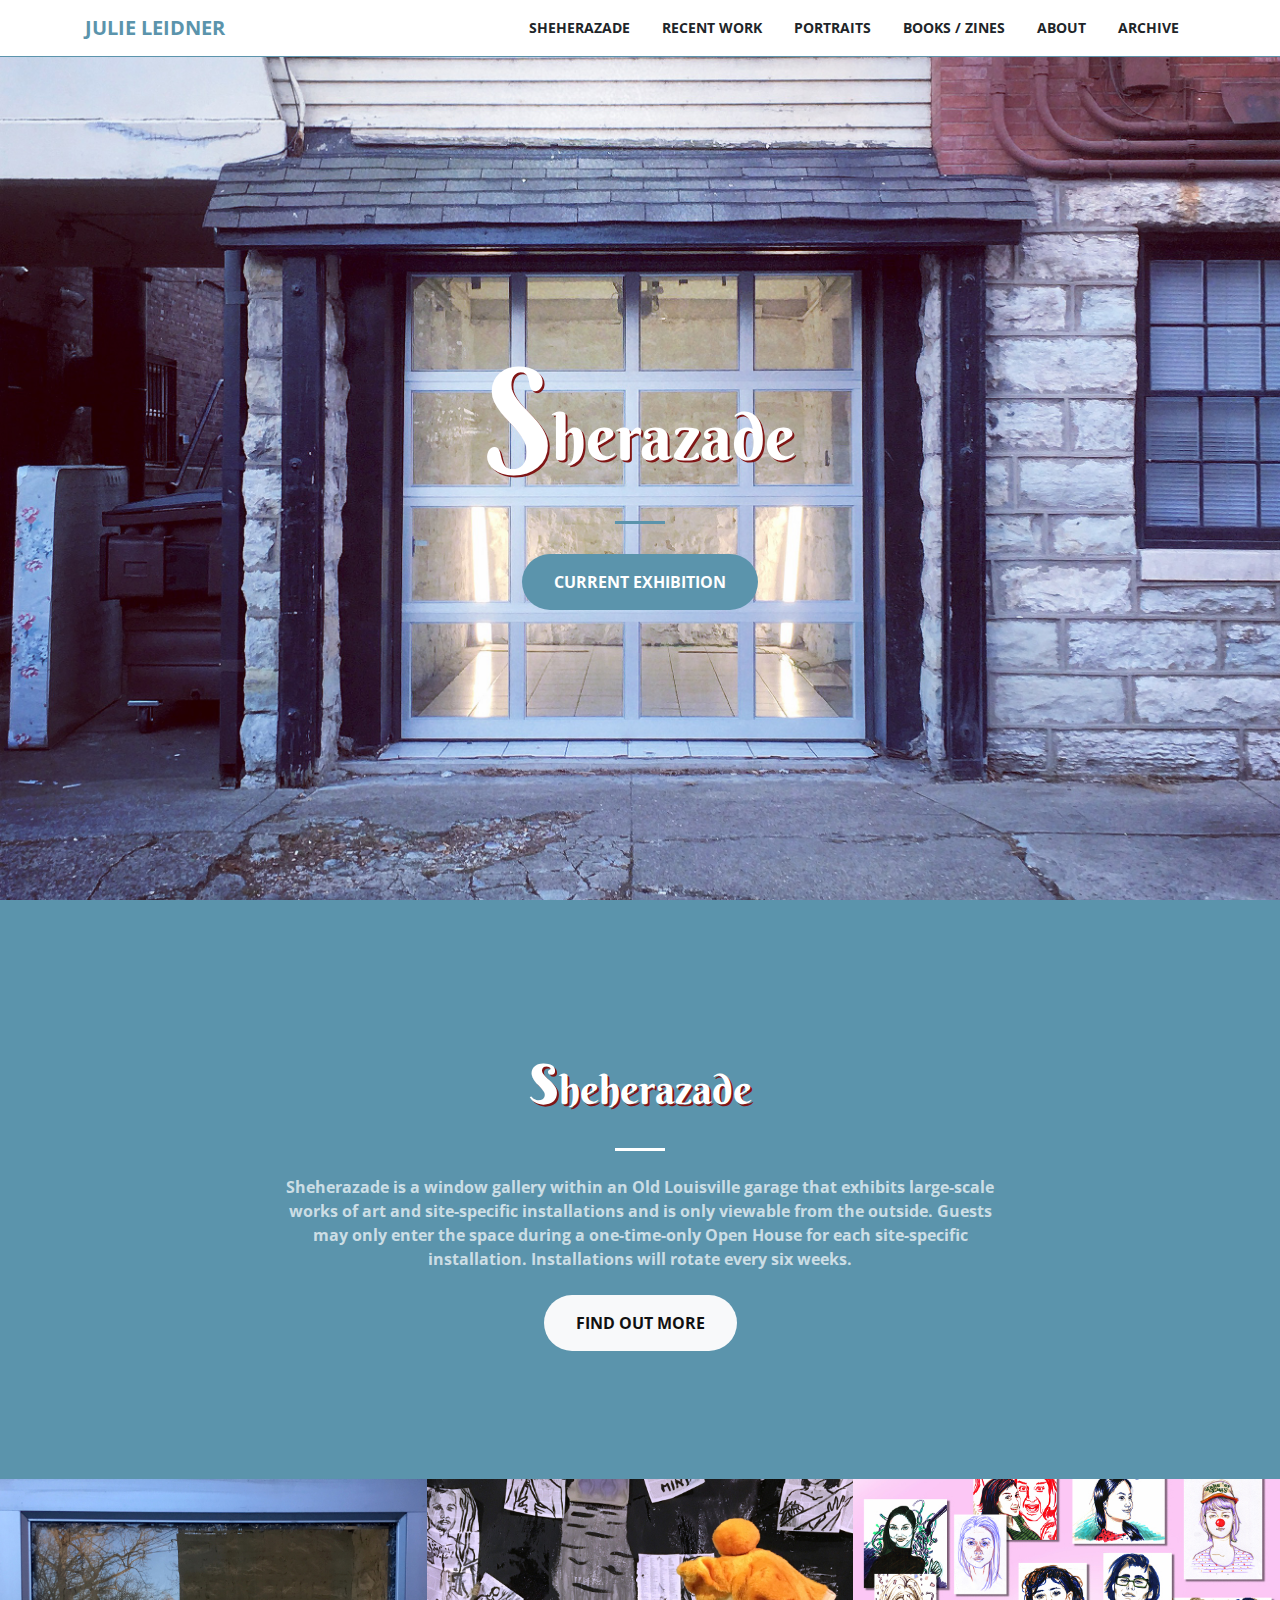
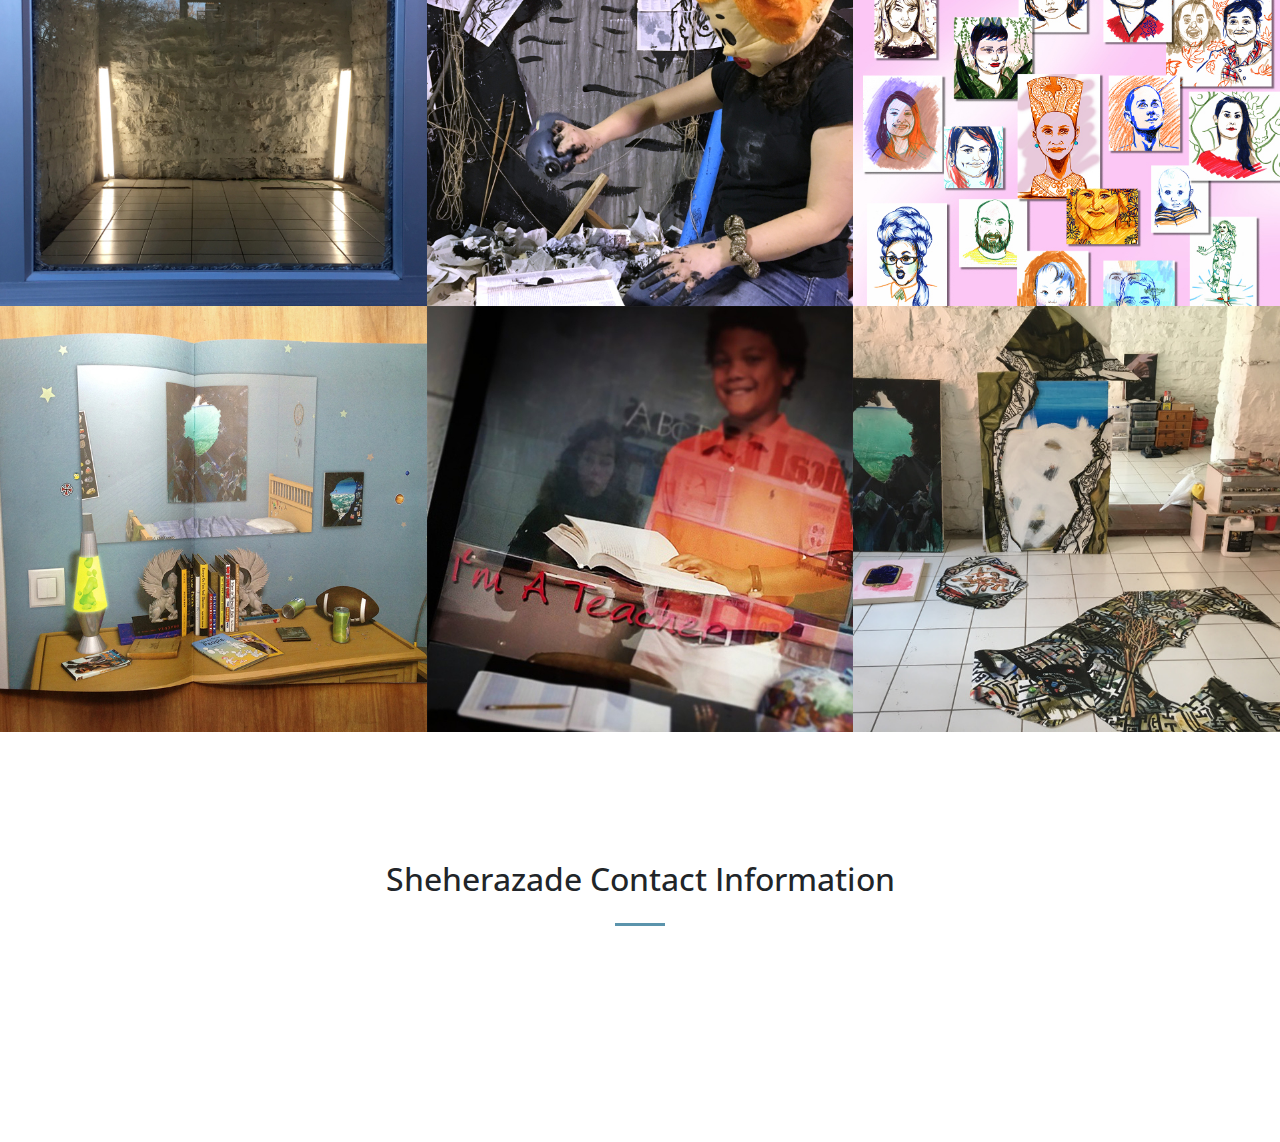
<file: index.html>
<!DOCTYPE html>
<html lang="en">

  <head>

    <meta charset="utf-8">
    <meta name="viewport" content="width=device-width, initial-scale=1, shrink-to-fit=no">
    <meta name="description" content="">
    <meta name="author" content="">

    <title>Julie Leidner</title>

    <!-- Bootstrap core CSS -->
    <link href="vendor/bootstrap/css/bootstrap.min.css" rel="stylesheet">

    <!-- Custom fonts for this template -->
    <link href="vendor/font-awesome/css/font-awesome.min.css" rel="stylesheet" type="text/css">
    <link href="https://fonts.googleapis.com/css?family=Berkshire+Swash|Open+Sans" rel="stylesheet">

    <!-- Plugin CSS -->
    <link href="vendor/magnific-popup/magnific-popup.css" rel="stylesheet">

    <!-- Custom styles for this template -->
    <link href="css/creative.css" rel="stylesheet">

  </head>

  <body id="page-top">

    <!-- Navigation -->
    <nav class="navbar navbar-expand-lg navbar-light fixed-top" id="mainNav">
      <div class="container">
        <a class="navbar-brand js-scroll-trigger" href="#page-top">Julie Leidner</a>
        <button class="navbar-toggler navbar-toggler-right" type="button" data-toggle="collapse" data-target="#navbarResponsive" aria-controls="navbarResponsive" aria-expanded="false" aria-label="Toggle navigation">
          <span class="navbar-toggler-icon"></span>
        </button>
        <div class="collapse navbar-collapse" id="navbarResponsive">
          <ul class="navbar-nav ml-auto">
            <li class="nav-item">
              <a class="nav-link js-scroll-trigger" href="sheherazade.html">Sheherazade</a><!--changed id contact-->
            </li>
            <li class="nav-item">
              <a class="nav-link js-scroll-trigger" href="recent-work.html">Recent Work</a>
            </li>
            <li class="nav-item">
              <a class="nav-link js-scroll-trigger" href="#portraits">Portraits</a>
            </li>
            <li class="nav-item">
              <a class="nav-link js-scroll-trigger" href="#publishing">Books / Zines</a><!--changed id services-->
            </li>
            

            <li class="nav-item">             
              <a class="nav-link js-scroll-trigger" href="#about">About</a> 
            </li>

             <li class="nav-item">
              <a class="nav-link js-scroll-trigger" href="#archive">Archive</a>
            </li> 
          </ul>
        </div>
      </div>
    </nav>

    <header class="masthead text-center text-white d-flex">
      <div class="container my-auto">
        <div class="row">
          <div class="col-lg-10 mx-auto">
            <h1 class="mt-5 front-page">
              <span class="first-letter">S</span><span>herazade</span>
            </h1> 
            <hr>
          </div>
          <div class="col-lg-8 mx-auto">
            <a class="btn btn-primary btn-xl js-scroll-trigger" href="current-exhibit.html">Current Exhibition</a>
          </div>

        </div>
      </div>
    </header>

    <section class="bg-primary" id="">
      <div class="container">
        <div class="row">
          <div class="col-lg-8 mx-auto text-center">
            <h1 class="section-heading text-white front-page">
              <span class="first-letter">s</span><span>heherazade</span>
            </h1>
            <hr class="light my-4">
            <p class="text-faded mb-4">
              <strong>Sheherazade is a window gallery within an Old Louisville garage that exhibits large-scale works of art and site-specific installations and is only viewable from the outside.  Guests may only enter the space during a one-time-only Open House for each site-specific installation. Installations will rotate every six weeks.<!-- Open House for Norman Spencer's installation is Saturday, January 27th 2018 
              <br>5:00 pm - 9:00 pm. --> <br></strong></p>
            <a class="btn btn-light btn-xl js-scroll-trigger" href="sheherazade.html">Find Out More</a>
          </div>
        </div>
      </div>
    </section>

   

    <section class="p-0" id="portfolio">
      <div class="container-fluid p-0">
        <div class="row no-gutters popup-gallery">
          <div class="col-lg-4 col-sm-6">
            <a class="portfolio-box" href="img/portfolio/fullsize/1.jpg">
              <img class="img-fluid" src="img/portfolio/thumbnails/sheherazade.jpg" alt="">
              <div class="portfolio-box-caption">
                <div class="portfolio-box-caption-content">
                  <div class="project- text-faded">
                    
                  </div>
                  <div class="project-name">
                    Sheherazade
                  </div>
                </div>
              </div>
            </a>
          </div>
          <div class="col-lg-4 col-sm-6">
            <a class="portfolio-box" href="img/portfolio/fullsize/2.jpg">
              <img class="img-fluid" src="img/portfolio/thumbnails/painting_studio.jpg" alt="">
              <div class="portfolio-box-caption">
                <div class="portfolio-box-caption-content">
                  <div class="project- text-faded">
                    
                  </div>
                  <div class="project-name">
                    Recent Work
                  </div>
                </div>
              </div>
            </a>
          </div>
          <div class="col-lg-4 col-sm-6">
            <a class="portfolio-box" href="img/portfolio/fullsize/3.jpg">
              <img class="img-fluid" src="img/portfolio/thumbnails/commission2.jpg" alt="">
              <div class="portfolio-box-caption">
                <div class="portfolio-box-caption-content">
                  <div class="project- text-faded">
                    
                  </div>
                  <div class="project-name">
                    Portraits
                  </div>
                </div>
              </div>
            </a>
          </div>
          <div class="col-lg-4 col-sm-6">
            <a class="portfolio-box" href="img/portfolio/fullsize/4.jpg">
              <img class="img-fluid" src="img/portfolio/thumbnails/publishing.jpg" alt="">
              <div class="portfolio-box-caption">
                <div class="portfolio-box-caption-content">
                  <div class="project- text-faded">
                    
                  </div>
                  <div class="project-name">
                    Books / Zines
                  </div>
                </div>
              </div>
            </a>
          </div>
          <div class="col-lg-4 col-sm-6">
            <a class="portfolio-box" href="img/portfolio/fullsize/5.jpg">
              <img class="img-fluid" src="img/portfolio/thumbnails/about1.jpg" alt="">
              <div class="portfolio-box-caption">
                <div class="portfolio-box-caption-content">
                  <div class="project- text-faded">
                    
                  </div>
                  <div class="project-name">
                    About
                  </div>
                </div>
              </div>
            </a>
          </div>
          <div class="col-lg-4 col-sm-6">
            <a class="portfolio-box" href="img/portfolio/fullsize/6.jpg">
              <img class="img-fluid" src="img/portfolio/thumbnails/archive.jpg" alt="">
              <div class="portfolio-box-caption">
                <div class="portfolio-box-caption-content">
                  <div class="project- text-faded">
                    
                  </div>
                  <div class="project-name">
                    Archive
                  </div>
                </div>
              </div>
            </a>
          </div>
        </div>
      </div>
    </section>

<!--     <section class="bg-dark text-white">
      <div class="container text-center">
        <h2 class="mb-4">Free Download at Start Bootstrap!</h2>
        <a class="btn btn-light btn-xl sr-button" href="http://startbootstrap.com/template-overviews/creative/">Download Now!</a>
      </div>
    </section> -->

    <section id="contact">
      <div class="container">
        <div class="row">
          <div class="col-lg-8 mx-auto text-center">
            <h2 class="section-heading">Sheherazade Contact Information</h2>
            <hr class="my-4">
<!--             <p class="mb-5">Follow me via Facebook, Instagram or Email to find out more information about Sheherazade Gallery</p> -->
          </div>
        </div>

        <div class="row">
          <div class="col text-center"><!-- col-lg-4 auto text-center -->
            <a target="_blank" href="http://www.facebook.com/sheherazade.gallery/" title="sheherazade.gallery">
              <i class="fa fa-facebook fa-3x mb-3 sr-contact"></i>
            </a>
          </div>

          <div class="col text-center">
            <a target="_blank" href="http://www.instagram.com/sheherazade.gallery/" title="@sheherazade.gallery">
              <i class="fa fa-instagram fa-3x mb-3 sr-contact"></i>
            </a>  
          </div>

          <div class="col text-center">
            <a target="_blank" href="mailto:sheherazade@gmail.com" title="sheherazade@gmail.com">
              <i class="fa fa-envelope-o fa-3x mb-3 sr-contact"></i>
            </a>
          </div>
        </div>
      </div>
    </section>

    <!-- Bootstrap core JavaScript -->
    <script src="vendor/jquery/jquery.min.js"></script>
    <script src="vendor/bootstrap/js/bootstrap.bundle.min.js"></script>

    <!-- Plugin JavaScript -->
    <script src="vendor/jquery-easing/jquery.easing.min.js"></script>
    <script src="vendor/scrollreveal/scrollreveal.min.js"></script>
    <script src="vendor/magnific-popup/jquery.magnific-popup.min.js"></script>

    <!-- Custom scripts for this template -->
    <script src="js/creative.min.js"></script>

  </body>

</html>
</file>
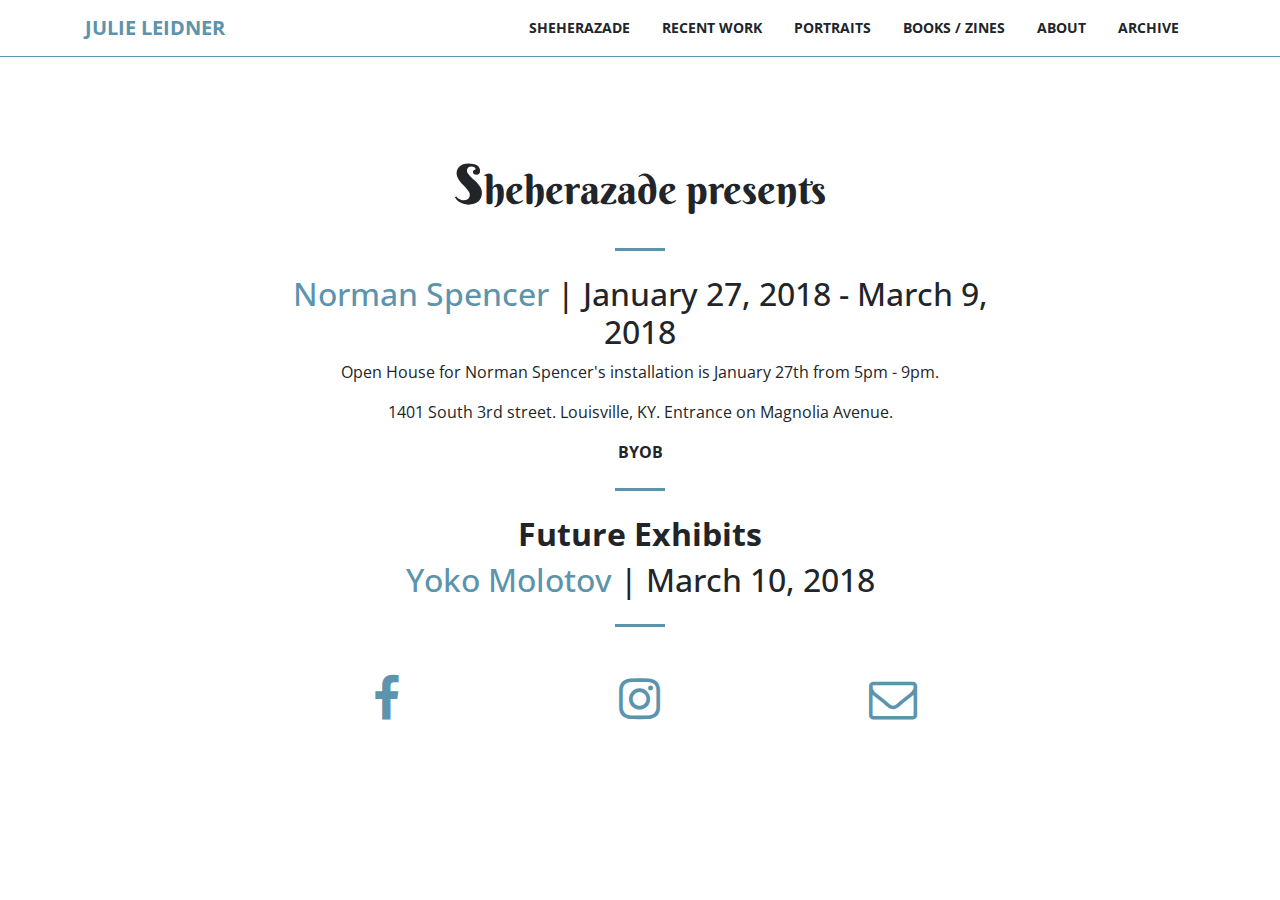
<file: current-exhibit.html>
<!DOCTYPE html>
<html lang="en">

  <head>

    <meta charset="utf-8">
    <meta name="viewport" content="width=device-width, initial-scale=1, shrink-to-fit=no">
    <meta name="description" content="">
    <meta name="author" content="">

    <title>Julie Leidner</title>

    <!-- Bootstrap core CSS -->
    <link href="vendor/bootstrap/css/bootstrap.min.css" rel="stylesheet">

    <!-- Custom fonts for this template -->
    <link href="vendor/font-awesome/css/font-awesome.min.css" rel="stylesheet" type="text/css">
    <link href="https://fonts.googleapis.com/css?family=Berkshire+Swash|Open+Sans" rel="stylesheet">
  <!--   <link href='https://fonts.googleapis.com/css?family=Open+Sans:300italic,400italic,600italic,700italic,800italic,400,300,600,700,800' rel='stylesheet' type='text/css'> -->
<!--     <link href='https://fonts.googleapis.com/css?family=Merriweather:400,300,300italic,400italic,700,700italic,900,900italic' rel='stylesheet' type='text/css'> -->


    <!-- Plugin CSS -->
    <link href="vendor/magnific-popup/magnific-popup.css" rel="stylesheet">

    <!-- Custom styles for this template -->
    <link href="css/creative.css" rel="stylesheet">

  </head>

  <body id="page-top">

    <!-- Navigation -->
    <nav class="navbar navbar-expand-lg navbar-light fixed-top" id="mainNav">
      <div class="container">
        <a class="navbar-brand js-scroll-trigger" href="index.html">Julie Leidner</a>
        <button class="navbar-toggler navbar-toggler-right" type="button" data-toggle="collapse" data-target="#navbarResponsive" aria-controls="navbarResponsive" aria-expanded="false" aria-label="Toggle navigation">
          <span class="navbar-toggler-icon"></span>
        </button>
        <div class="collapse navbar-collapse" id="navbarResponsive">
          <ul class="navbar-nav ml-auto">
            <li class="nav-item">
              <a class="nav-link js-scroll-trigger" href="sheherazade.html">Sheherazade</a><!--changed id contact-->
            </li>
            <li class="nav-item">
              <a class="nav-link js-scroll-trigger" href="recent-work.html">Recent Work</a>
            </li>
            <li class="nav-item">
              <a class="nav-link js-scroll-trigger" href="#portraits">Portraits</a>
            </li>
            <li class="nav-item">
              <a class="nav-link js-scroll-trigger" href="#publishing">Books / Zines</a><!--changed id services-->
            </li>
            

            <li class="nav-item">             
              <a class="nav-link js-scroll-trigger" href="#about">About</a> 
            </li>

             <li class="nav-item">
              <a class="nav-link js-scroll-trigger" href="#archive">Archive</a>
            </li> 
          </ul>
        </div>
      </div>
    </nav>

   
  

    <section id="contact">
      <div class="container">
        <div class="row">
          <div class="col-lg-8 mx-auto text-center">
            <h1 class="section-heading">
              <span class="first-letter">s</span><span class="following-letters">heherazade presents</span>
            </h1>
            <hr class="my-4">
            <h2><a target="_blank" href="http://www.instagram.com/cloudhotelprints/">Norman Spencer</a> | January 27, 2018 - March 9, 2018</h2>
            <p>Open House for Norman Spencer's installation is January 27th from 5pm - 9pm.</p>
            <p>1401 South 3rd street. Louisville, KY. Entrance on Magnolia Avenue.</p>
            <p><strong>BYOB</strong></p>
            <hr class="my-4">
            <h2><strong>Future Exhibits</strong></h2>

            <h2><a target="_blank" href="http://www.yokomolotov.net/">Yoko Molotov</a> | March 10, 2018</h2>
<hr class="my-4">
 <div class="row mt-5">
          <div class="col text-center">
            <a target="_blank" href="http://www.facebook.com/sheherazade.gallery/" title="sheherazade.gallery">
              <i class="fa fa-facebook fa-3x mb-3 sr-contact"></i>
            </a>
          </div>

          <div class="col text-center">
            <a target="_blank" href="http://www.instagram.com/sheherazade.gallery/" title="@sheherazade.gallery">
              <i class="fa fa-instagram fa-3x mb-3 sr-contact"></i>
            </a>  
          </div>

          <div class="col text-center">
            <a target="_blank" href="mailto:sheherazade@gmail.com" title="sheherazade@gmail.com">
              <i class="fa fa-envelope-o fa-3x mb-3 sr-contact"></i>
            </a>
          </div>
        </div>
      </div>
    </section>

    <!-- Bootstrap core JavaScript -->
    <script src="vendor/jquery/jquery.min.js"></script>
    <script src="vendor/bootstrap/js/bootstrap.bundle.min.js"></script>

    <!-- Plugin JavaScript -->
    <script src="vendor/jquery-easing/jquery.easing.min.js"></script>
    <script src="vendor/scrollreveal/scrollreveal.min.js"></script>
    <script src="vendor/magnific-popup/jquery.magnific-popup.min.js"></script>

    <!-- Custom scripts for this template -->
    <script src="js/creative.min.js"></script>

  </body>

</html>
</file>
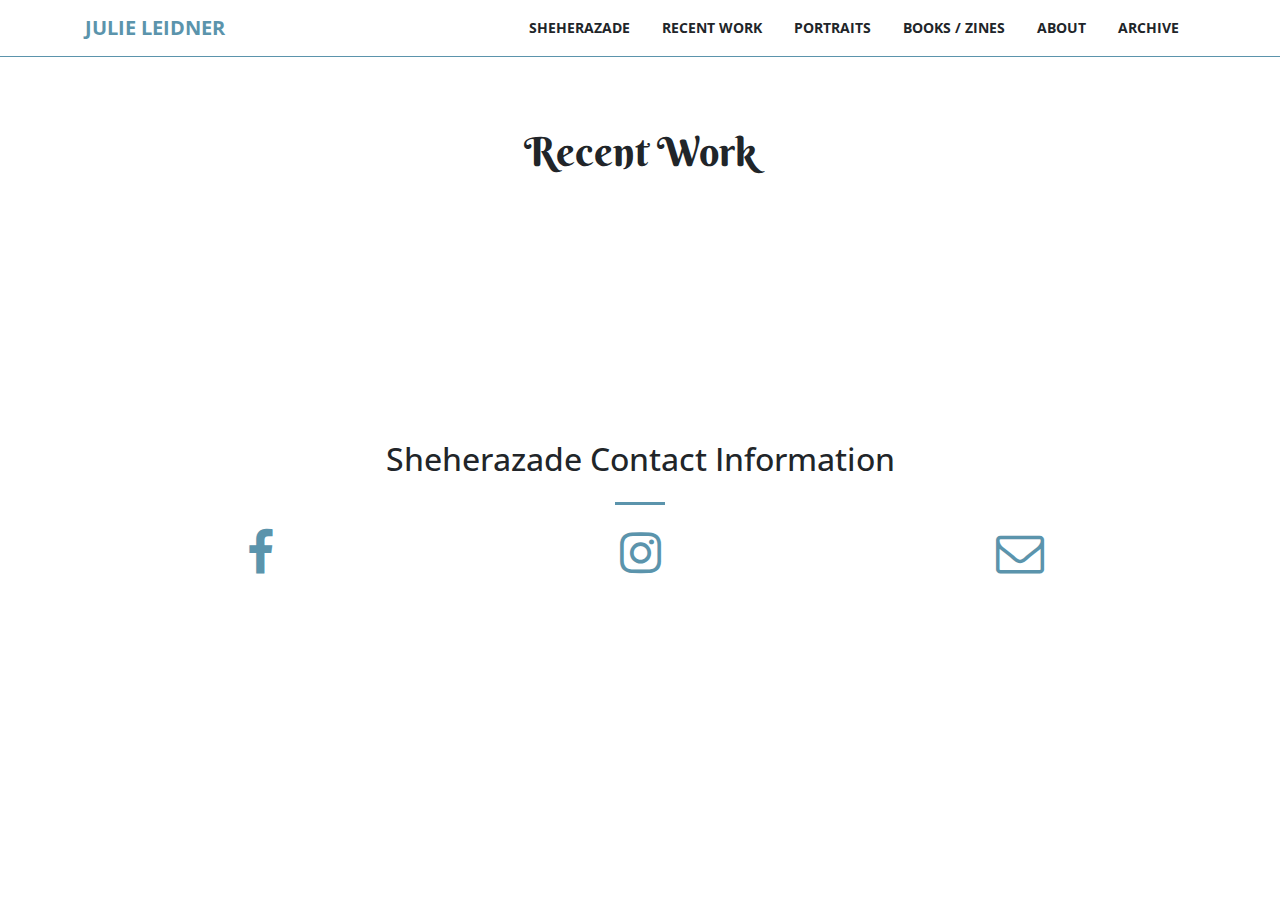
<file: recent-work.html>
<!DOCTYPE html>
<html lang="en">

  <head>

    <meta charset="utf-8">
    <meta name="viewport" content="width=device-width, initial-scale=1, shrink-to-fit=no">
    <meta name="description" content="">
    <meta name="author" content="">

    <title>Julie Leidner</title>

    <!-- Bootstrap core CSS -->
    <link href="vendor/bootstrap/css/bootstrap.min.css" rel="stylesheet">

    <!-- Custom fonts for this template -->
    <link href="vendor/font-awesome/css/font-awesome.min.css" rel="stylesheet" type="text/css">
    <link href="https://fonts.googleapis.com/css?family=Berkshire+Swash|Open+Sans" rel="stylesheet">

    <!-- Plugin CSS -->
    <link href="vendor/magnific-popup/magnific-popup.css" rel="stylesheet">

    <!-- Custom styles for this template -->
    <link href="css/creative.css" rel="stylesheet">

  </head>

  <body id="page-top">

    <!-- Navigation -->
    <nav class="navbar navbar-expand-lg navbar-light fixed-top" id="mainNav">
      <div class="container">
        <a class="navbar-brand js-scroll-trigger" href="index.html">Julie Leidner</a>
        <button class="navbar-toggler navbar-toggler-right" type="button" data-toggle="collapse" data-target="#navbarResponsive" aria-controls="navbarResponsive" aria-expanded="false" aria-label="Toggle navigation">
          <span class="navbar-toggler-icon"></span>
        </button>
        <div class="collapse navbar-collapse" id="navbarResponsive">
          <ul class="navbar-nav ml-auto">
            <li class="nav-item">
              <a class="nav-link js-scroll-trigger" href="sheherazade.html">Sheherazade</a><!--changed id contact-->
            </li>
            <li class="nav-item">
              <a class="nav-link js-scroll-trigger" href="recent-work.html">Recent Work</a>
            </li>
            <li class="nav-item">
              <a class="nav-link js-scroll-trigger" href="#portraits">Portraits</a>
            </li>
            <li class="nav-item">
              <a class="nav-link js-scroll-trigger" href="#publishing">Books / Zines</a><!--changed id services-->
            </li>
            

            <li class="nav-item">             
              <a class="nav-link js-scroll-trigger" href="#about">About</a> 
            </li>

             <li class="nav-item">
              <a class="nav-link js-scroll-trigger" href="#archive">Archive</a>
            </li> 
          </ul>
        </div>
      </div>
    </nav>

    
    <section>      
      <div class="container">
        <div class="row">
          <div class="col-lg-8 mx-auto text-center">
            <h1 class="section-heading">Recent Work</h1>
          </div>
        </div>
      </div>
    </section>
      


     

    <section id="contact">
      <div class="container">
        <div class="row">
          <div class="col-lg-8 mx-auto text-center">
            <h2 class="section-heading">Sheherazade Contact Information</h2>
            <hr class="my-4">
<!--             <p class="mb-5">Follow me via Facebook, Instagram or Email to find out more information about Sheherazade Gallery</p> -->
          </div>
        </div>

        <div class="row">
          <div class="col text-center"><!-- col-lg-4 auto text-center -->
            <a target="_blank" href="http://www.facebook.com/sheherazade.gallery/" title="sheherazade.gallery">
              <i class="fa fa-facebook fa-3x mb-3 sr-contact"></i>
            </a>
          </div>

          <div class="col text-center">
            <a target="_blank" href="http://www.instagram.com/sheherazade.gallery/" title="@sheherazade.gallery">
              <i class="fa fa-instagram fa-3x mb-3 sr-contact"></i>
            </a>  
          </div>

          <div class="col text-center">
            <a target="_blank" href="mailto:sheherazade@gmail.com" title="sheherazade@gmail.com">
              <i class="fa fa-envelope-o fa-3x mb-3 sr-contact"></i>
            </a>
          </div>
        </div>
      </div>
    </section>

    <!-- Bootstrap core JavaScript -->
    <script src="vendor/jquery/jquery.min.js"></script>
    <script src="vendor/bootstrap/js/bootstrap.bundle.min.js"></script>

    <!-- Plugin JavaScript -->
    <script src="vendor/jquery-easing/jquery.easing.min.js"></script>
    <script src="vendor/scrollreveal/scrollreveal.min.js"></script>
    <script src="vendor/magnific-popup/jquery.magnific-popup.min.js"></script>

    <!-- Custom scripts for this template -->
    <script src="js/creative.min.js"></script>

  </body>

</html>
</file>
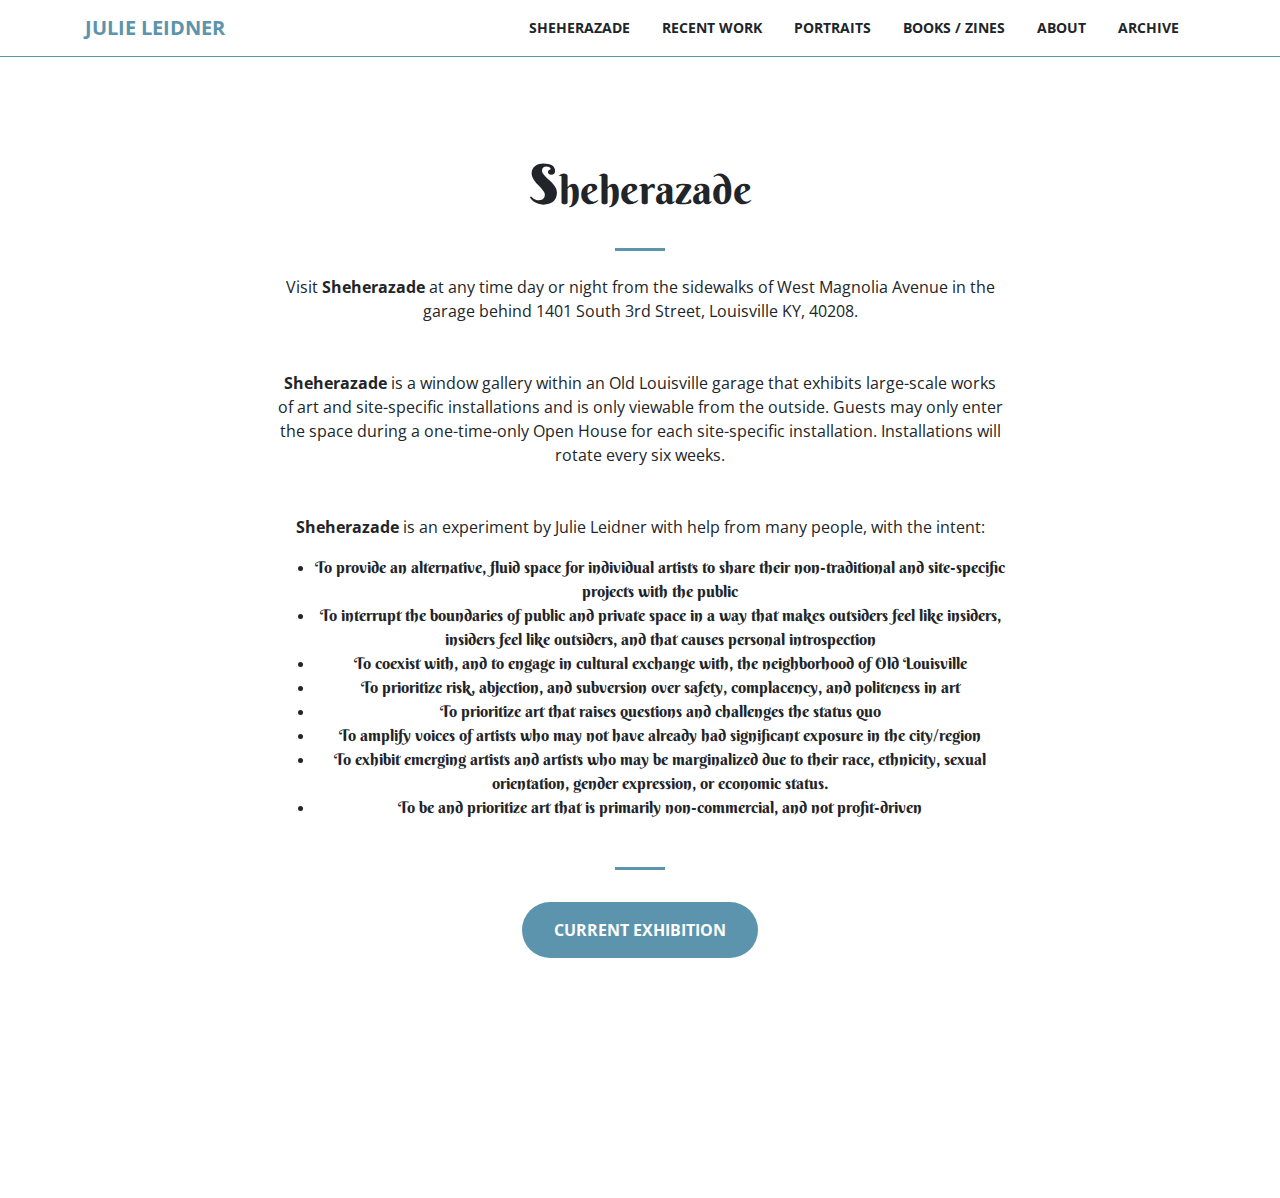
<file: sheherazade.html>
<!DOCTYPE html>
<html lang="en">

  <head>

    <meta charset="utf-8">
    <meta name="viewport" content="width=device-width, initial-scale=1, shrink-to-fit=no">
    <meta name="description" content="">
    <meta name="author" content="">

    <title>Julie Leidner</title>

    <!-- Bootstrap core CSS -->
    <link href="vendor/bootstrap/css/bootstrap.min.css" rel="stylesheet">

    <!-- Custom fonts for this template -->
    <link href="vendor/font-awesome/css/font-awesome.min.css" rel="stylesheet" type="text/css">
    <link href="https://fonts.googleapis.com/css?family=Berkshire+Swash|Open+Sans" rel="stylesheet">
  <!--   <link href='https://fonts.googleapis.com/css?family=Open+Sans:300italic,400italic,600italic,700italic,800italic,400,300,600,700,800' rel='stylesheet' type='text/css'> -->
<!--     <link href='https://fonts.googleapis.com/css?family=Merriweather:400,300,300italic,400italic,700,700italic,900,900italic' rel='stylesheet' type='text/css'> -->


    <!-- Plugin CSS -->
    <link href="vendor/magnific-popup/magnific-popup.css" rel="stylesheet">

    <!-- Custom styles for this template -->
    <link href="css/creative.css" rel="stylesheet">

  </head>

  <body id="page-top">

    <!-- Navigation -->
    <nav class="navbar navbar-expand-lg navbar-light fixed-top" id="mainNav">
      <div class="container">
        <a class="navbar-brand js-scroll-trigger" href="index.html">Julie Leidner</a>
        <button class="navbar-toggler navbar-toggler-right" type="button" data-toggle="collapse" data-target="#navbarResponsive" aria-controls="navbarResponsive" aria-expanded="false" aria-label="Toggle navigation">
          <span class="navbar-toggler-icon"></span>
        </button>
        <div class="collapse navbar-collapse" id="navbarResponsive">
          <ul class="navbar-nav ml-auto">
            <li class="nav-item">
              <a class="nav-link js-scroll-trigger" href="sheherazade.html">Sheherazade</a><!--changed id contact-->
            </li>
            <li class="nav-item">
              <a class="nav-link js-scroll-trigger" href="recent-work.html">Recent Work</a>
            </li>
            <li class="nav-item">
              <a class="nav-link js-scroll-trigger" href="#portraits">Portraits</a>
            </li>
            <li class="nav-item">
              <a class="nav-link js-scroll-trigger" href="#publishing">Books / Zines</a><!--changed id services-->
            </li>
            

            <li class="nav-item">             
              <a class="nav-link js-scroll-trigger" href="#about">About</a> 
            </li>

             <li class="nav-item">
              <a class="nav-link js-scroll-trigger" href="#archive">Archive</a>
            </li> 
          </ul>
        </div>
      </div>
    </nav>

   
  

    <section>
      <div class="container">
        <div class="row">
          <div class="col-lg-8 mx-auto text-center">
            <h1 class="section-heading">
              <span class="first-letter">s</span><span>heherazade</span>
            </h1>
            <hr class="my-4">
            <p class="mb-5">Visit <strong>Sheherazade</strong> at any time day or night from the sidewalks of West Magnolia Avenue in the garage behind 1401 South 3rd Street, Louisville KY, 40208.</p>
            <p class="mb-5"><strong>Sheherazade</strong> is a window gallery within an Old Louisville garage that exhibits large-scale works of art and site-specific installations and is only viewable from the outside.  Guests may only enter the space during a one-time-only Open House for each site-specific installation. Installations will rotate every six weeks.</p>
            <p class="mb-3"><strong>Sheherazade</strong> is an experiment by Julie Leidner with help from many people, with the intent:
              <ul>
                <li>
                  To provide an alternative, fluid space for individual artists to share their non-traditional and site-specific projects with the public
                </li>
                <li>
                  To interrupt the boundaries of public and private space in a way that makes outsiders feel like insiders, insiders feel like outsiders, and that causes personal introspection
                </li>
                <li>
                  To coexist with, and to engage in cultural exchange with, the neighborhood of Old Louisville
                </li>
                <li>
                  To prioritize risk, abjection, and subversion over safety, complacency, and politeness in art
                </li>
                <li>
                  To prioritize art that raises questions and challenges the status quo
                </li>
                <li>  
                  To amplify voices of artists who may not have already had significant exposure in the city/region
                </li>
                <li>  
                  To exhibit emerging artists and artists who may be marginalized due to their race, ethnicity, sexual orientation, gender expression, or economic status.
                </li>
                <li>  
                  To be and prioritize art that is primarily non-commercial, and not profit-driven
                </li>  
              </p>
            </ul>
          </div>
        </div>

      <div class="container my-auto">
        <div class="row">
          <div class="col-lg-10 mt-3 mx-auto">
            <hr>
          </div>
          <div class="col-lg-810 mt-3 mx-auto">
            <a class="btn btn-primary btn-xl js-scroll-trigger" href="current-exhibit.html">Current Exhibition</a>
          </div>

        </div>
      </div>

        <div class="row mt-5">
          <div class="col text-center">
            <a target="_blank" href="http://www.facebook.com/sheherazade.gallery/" title="sheherazade.gallery">
              <i class="fa fa-facebook fa-3x mb-3 sr-contact"></i>
            </a>
          </div>

          <div class="col text-center">
            <a target="_blank" href="http://www.instagram.com/sheherazade.gallery/" title="@sheherazade.gallery">
              <i class="fa fa-instagram fa-3x mb-3 sr-contact"></i>
            </a>  
          </div>

          <div class="col text-center">
            <a target="_blank" href="mailto:sheherazade@gmail.com" title="sheherazade@gmail.com">
              <i class="fa fa-envelope-o fa-3x mb-3 sr-contact"></i>
            </a>
          </div>
        </div>
      </div>
    </section>

    <!-- Bootstrap core JavaScript -->
    <script src="vendor/jquery/jquery.min.js"></script>
    <script src="vendor/bootstrap/js/bootstrap.bundle.min.js"></script>

    <!-- Plugin JavaScript -->
    <script src="vendor/jquery-easing/jquery.easing.min.js"></script>
    <script src="vendor/scrollreveal/scrollreveal.min.js"></script>
    <script src="vendor/magnific-popup/jquery.magnific-popup.min.js"></script>

    <!-- Custom scripts for this template -->
    <script src="js/creative.min.js"></script>

  </body>

</html>
</file>
<file: css/creative.css>
/*!
 * Start Bootstrap - Creative v4.0.0-beta.2 (https://startbootstrap.com/template-overviews/creative)
 * Copyright 2013-2017 Start Bootstrap
 * Licensed under MIT (https://github.com/BlackrockDigital/startbootstrap-creative/blob/master/LICENSE)
 */
body,
html {
  width: 100%;
  height: 100%; }

body {
  font-family: 'Berkshire Swash', cursive , 'Open Sans', sans-serif; }

hr {
  max-width: 50px;
  border-width: 3px;
  border-color: #5B94AC; }

hr.light {
  border-color: #fff; }

a {
  color: #5B94AC;
  -webkit-transition: all 0.2s;
  -moz-transition: all 0.2s;
  transition: all 0.2s; }
  a:hover {
    color: #94CAE2; }

.first-letter {
  font-size: 200%;
}

.front-page {
  text-shadow: 2px 2px #801515;
}

h2,
h3,
h4,
h5,
h6,
p {
  font-family: 'Open Sans', sans-serif; }

.bg-primary {
  background-color: #5B94AC !important; }

.bg-dark {
  background-color: #212529 !important; }

.text-faded {
  color: rgba(255, 255, 255, 0.7); }

section {
  padding: 8rem 0; }

.section-heading {
  margin-top: 0; }

::-moz-selection {
  color: #fff;
  background: #212529;
  text-shadow: none; }

::selection {
  color: #fff;
  background: #212529;
  text-shadow: none; }

img::selection {
  color: #fff;
  background: transparent; }

img::-moz-selection {
  color: #fff;
  background: transparent; }

body {
  -webkit-tap-highlight-color: #212529; }


#mainNav {
  border-bottom: 1px solid rgba(33, 37, 41, 0.1);
  background-color: #fff;
  font-family: 'Open Sans', 'Helvetica Neue', Arial, sans-serif;
  -webkit-transition: all 0.2s;
  -moz-transition: all 0.2s;
  transition: all 0.2s; }
  #mainNav .navbar-brand {
    font-weight: 700;
    text-transform: uppercase;
    color: #5B94AC;
    font-family: 'Open Sans', 'Helvetica Neue', Arial, sans-serif; }
    #mainNav .navbar-brand:focus, #mainNav .navbar-brand:hover {
      color: #5B94AC; }
  #mainNav .navbar-nav > li.nav-item > a.nav-link,
  #mainNav .navbar-nav > li.nav-item > a.nav-link:focus {
    font-size: .9rem;
    font-weight: 700;
    text-transform: uppercase;
    color: #212529; }
    #mainNav .navbar-nav > li.nav-item > a.nav-link:hover,
    #mainNav .navbar-nav > li.nav-item > a.nav-link:focus:hover {
      color: #5B94AC; }
    #mainNav .navbar-nav > li.nav-item > a.nav-link.active,
    #mainNav .navbar-nav > li.nav-item > a.nav-link:focus.active {
      color: #5B94AC !important;
      background-color: transparent; }
      #mainNav .navbar-nav > li.nav-item > a.nav-link.active:hover,
      #mainNav .navbar-nav > li.nav-item > a.nav-link:focus.active:hover {
        background-color: transparent; }/*transparent*/
  @media (min-width: 992px) {
    #mainNav {
      border-color: #5B94AC;/*transparent*/
      background-color: #fff; }/*transparent*/
      #mainNav .navbar-brand {
        color: #5B94AC; }
        #mainNav .navbar-brand:focus, #mainNav .navbar-brand:hover {
          color: #212529; }
      #mainNav .navbar-nav > li.nav-item > a.nav-link {
        padding: 0.5rem 1rem; }
      #mainNav .navbar-nav > li.nav-item > a.nav-link,
      #mainNav .navbar-nav > li.nav-item > a.nav-link:focus {
        color: #212529; }
        #mainNav .navbar-nav > li.nav-item > a.nav-link:hover,
        #mainNav .navbar-nav > li.nav-item > a.nav-link:focus:hover {
          color: #5B94AC; }
      #mainNav.navbar-shrink {
        border-bottom: 1px solid rgba(33, 37, 41, 0.1);
        background-color: #fff; }
        #mainNav.navbar-shrink .navbar-brand {
          color: #5B94AC; }
          #mainNav.navbar-shrink .navbar-brand:focus, #mainNav.navbar-shrink .navbar-brand:hover {
            color: #5B94AC; }
        #mainNav.navbar-shrink .navbar-nav > li.nav-item > a.nav-link,
        #mainNav.navbar-shrink .navbar-nav > li.nav-item > a.nav-link:focus {
          color: #212529; }
          #mainNav.navbar-shrink .navbar-nav > li.nav-item > a.nav-link:hover,
          #mainNav.navbar-shrink .navbar-nav > li.nav-item > a.nav-link:focus:hover {
            color: #5B94AC; } }
 

header.masthead{
  padding-top: 10rem;
  padding-bottom: calc(10rem - 56px);
  background-color: #F3C5DF;
  background-image: url("../img/gallery_header.jpg");
  background-position: center center;
  -webkit-background-size: cover;
  -moz-background-size: cover;
  -o-background-size: cover;
  background-size: cover; }
  header.masthead hr {
    margin-top: 30px;
    margin-bottom: 30px; }
  header.masthead h1 {
    font-size: 2rem; }
  header.masthead p {
    font-weight: 300; }
  @media (min-width: 768px) {
    header.masthead p {
      font-size: 1.15rem; } }
  @media (min-width: 992px) {
    header.masthead {
      height: 100vh;
      min-height: 650px;
      padding-top: 0;
      padding-bottom: 0; }
      header.masthead h1 {
        font-size: 3rem; } }
  @media (min-width: 1200px) {
    header.masthead h1 {
      font-size: 4rem; } }


.service-box {
  max-width: 400px; }

.portfolio-box {
  position: relative;
  display: block;
  max-width: 650px;
  margin: 0 auto; }
  .portfolio-box .portfolio-box-caption {
    position: absolute;
    bottom: 0;
    display: block;
    width: 100%;
    height: 100%;
    text-align: center;
    opacity: 0;
    color: #fff;
    background: rgba(148,202,226,0.9);
    -webkit-transition: all 0.2s;
    -moz-transition: all 0.2s;
    transition: all 0.2s; }
    .portfolio-box .portfolio-box-caption .portfolio-box-caption-content {
      position: absolute;
      top: 50%;
      width: 100%;
      transform: translateY(-50%);
      text-align: center; }
      .portfolio-box .portfolio-box-caption .portfolio-box-caption-content .project-category,
      .portfolio-box .portfolio-box-caption .portfolio-box-caption-content .project-name {
        padding: 0 15px;
        font-family: 'Open Sans', 'Helvetica Neue', Arial, sans-serif; }
      .portfolio-box .portfolio-box-caption .portfolio-box-caption-content .project-category {
        font-size: 14px;
        font-weight: 600;
        text-transform: uppercase; }
      .portfolio-box .portfolio-box-caption .portfolio-box-caption-content .project-name {
        font-size: 18px; }
  .portfolio-box:hover .portfolio-box-caption {
    opacity: 1; }
  .portfolio-box:focus {
    outline: none; }
  @media (min-width: 768px) {
    .portfolio-box .portfolio-box-caption .portfolio-box-caption-content .project-category {
      font-size: 16px; }
    .portfolio-box .portfolio-box-caption .portfolio-box-caption-content .project-name {
      font-size: 22px; } }

  @media (max-width: 375px) {
    .front-page{
      font-size: 200%;
    }
  }   

.text-primary {
  color: #5B94AC !important; }

.btn {
  font-weight: 700;
  text-transform: uppercase;
  border: none;
  border-radius: 300px;
  font-family: 'Open Sans', 'Helvetica Neue', Arial, sans-serif; }

.btn-xl {
  padding: 1rem 2rem; }

.btn-primary {
  background-color: #5B94AC;
  border-color: #5B94AC; }
  .btn-primary:hover, .btn-primary:focus, .btn-primary:active {
    color: #fff;
    background-color: #94CAE2 !important; }
  .btn-primary:active, .btn-primary:focus {
    box-shadow: 0 0 0 0.2rem #94CAE2 !important; }
</file>
